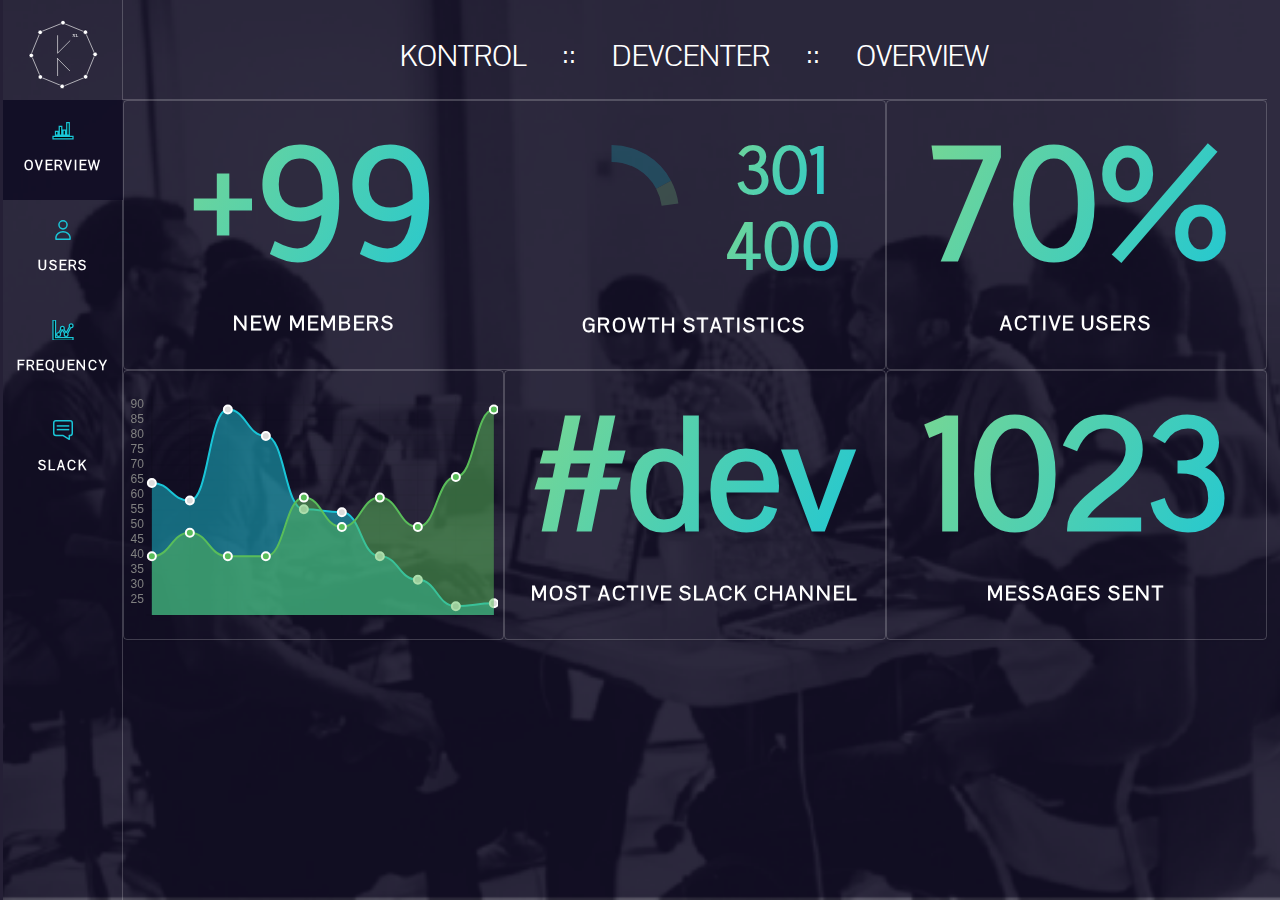
<file: index.html>
<!doctype html>
<html lang="en">
<head>
	<title>Kontrol XL - Overview</title>
	<meta charset="utf-8">
	<meta name="viewport" content="width=device-width, initial-scale=1">
  <meta http-equiv="X-UA-Compatible" content="IE=edge,chrome=1">
  <meta name="description" content="Kontrol XL - data visualization designed with you in mind">
	<link href="assets/css/all.min.css" rel="stylesheet">
</head>

<!-- Body -->
<body>

	<section class="container-fluid" id="index">
		<div class="central-container">
		<nav class="text-center mobile-nav">
			<ul>
				<li>
					<a href="#">OVERVIEW</a>
				</li>
				<li>
					<a href="users.html">USERS</a>
				</li>
				<li>
					<a href="frequency.html">FREQUENCY</a>
				</li>
				<li>
					<a href="slack.html">SLACK</a>
				</li>
			</ul>
		</nav>
		<section class="overview">
		<div class="text-center mobile-header">
			<div class="hamburger">
					<span id="span-first-child"></span>
					<span></span>
					<span></span>
			</div>
			<h2>OVERVIEW</h2>
		</div>
			<nav class=" text-center main-nav">
				<ul>
					<li class="brand">
						<img class="img-responsive"	src="assets/img/kontrolXL.svg" alt="Kontrol XL" />
					</li>
					<li class="active">
						<a href="#">
						<div class="icon-container">
							<svg version="1.1" xmlns="http://www.w3.org/2000/svg" xmlns:xlink="http://www.w3.org/1999/xlink" width="16" height="16" viewBox="0 0 16 16">
							<path fill="#000000" d="M0 13h16v2h-16zM2 9h2v3h-2zM5 5h2v7h-2zM8 8h2v4h-2zM11 2h2v10h-2z"></path>
							</svg>
						</div>
						<p>OVERVIEW</p>
						</a>
					</li>
					<li>
					<a href="users.html">
						<div class="icon-container">
						<svg version="1.1" id="Layer_1" xmlns:sketch="http://www.bohemiancoding.com/sketch/ns"
							 xmlns="http://www.w3.org/2000/svg" xmlns:xlink="http://www.w3.org/1999/xlink" x="0px" y="0px" width="22px" height="27px"
							 viewBox="0 0 22 27" enable-background="new 0 0 22 27" xml:space="preserve">
						<g id="Oval-54-_x2B_-Oval-53-copy" transform="translate(4.000000, 1.000000)" sketch:type="MSLayerGroup">

								<circle id="Oval-54" sketch:type="MSShapeGroup" fill="none" stroke="#1ac6d8" stroke-width="2" stroke-linecap="round" stroke-linejoin="round" cx="7" cy="5.5" r="5.5">
							</circle>

								<path id="Oval-53-copy" sketch:type="MSShapeGroup" fill="none" stroke="#000000" stroke-width="2" stroke-linecap="round" stroke-linejoin="round" d="
								M16.479,22c-0.334-3.91-4.449-7-9.479-7c-5.027,0-9.143,3.09-9.479,7H-2.5v3h19v-3H16.479z"/>
						</g>
						</svg>
						</div>
						<p>USERS</p>
					</a>
					</li>
					<li>
						<a href="frequency.html">
						<div class="icon-container">
							<svg version="1.1" xmlns="http://www.w3.org/2000/svg" xmlns:xlink="http://www.w3.org/1999/xlink" width="16" height="16" viewBox="0 0 16 16">
							<path fill="#000000" d="M2 14h14v2h-16v-16h2zM4.5 13c-0.828 0-1.5-0.672-1.5-1.5s0.672-1.5 1.5-1.5c0.044 0 0.088 0.002 0.131 0.006l1.612-2.687c-0.154-0.235-0.243-0.517-0.243-0.819 0-0.828 0.672-1.5 1.5-1.5s1.5 0.672 1.5 1.5c0 0.302-0.090 0.583-0.243 0.819l1.612 2.687c0.043-0.004 0.087-0.006 0.131-0.006 0.033 0 0.066 0.001 0.099 0.004l2.662-4.658c-0.165-0.241-0.261-0.532-0.261-0.845 0-0.828 0.672-1.5 1.5-1.5s1.5 0.672 1.5 1.5c0 0.828-0.672 1.5-1.5 1.5-0.033 0-0.066-0.001-0.099-0.004l-2.662 4.658c0.165 0.241 0.261 0.532 0.261 0.845 0 0.828-0.672 1.5-1.5 1.5s-1.5-0.672-1.5-1.5c0-0.302 0.090-0.583 0.243-0.819l-1.612-2.687c-0.043 0.004-0.087 0.006-0.131 0.006s-0.088-0.002-0.131-0.006l-1.612 2.687c0.154 0.235 0.243 0.517 0.243 0.819 0 0.828-0.672 1.5-1.5 1.5z"></path>
							</svg>
						</div>
						<p>FREQUENCY</p>
					</a>
					</li>
					<li>
						<a href="slack.html">
						<div class="icon-container">
							<svg class="fill" version="1.1" id="Layer_1" xmlns:sketch="http://www.bohemiancoding.com/sketch/ns"
								 xmlns="http://www.w3.org/2000/svg" xmlns:xlink="http://www.w3.org/1999/xlink" x="0px" y="0px" width="27px" height="27px"
								 viewBox="13.5 0 27 27" enable-background="new 13.5 0 27 27" xml:space="preserve">
							<g>
									<path id="Rectangle-188" sketch:type="MSShapeGroup" fill="none" stroke="white" stroke-width="2" stroke-linecap="round" stroke-linejoin="round" d="
									M27.279,21h-9.788c-1.647,0-2.991-1.341-2.991-2.994V3.994C14.5,2.343,15.839,1,17.491,1h19.018C38.156,1,39.5,2.341,39.5,3.994
									v14.012c0,1.651-1.339,2.994-2.991,2.994H35.5v5L27.279,21z"/>
								<rect id="Rectangle-189" x="18.5" y="7" sketch:type="MSShapeGroup" width="17" height="2">
								</rect>
								<rect id="Rectangle-189-copy" x="18.5" y="12" sketch:type="MSShapeGroup" width="17" height="2">
								</rect>
							</g>
							</svg>
						</div>
						<p>SLACK</p>
					</a>
					</li>
				</ul>
			</nav>
			<section class="container-fluid content">
				<header class="main-header text-center">
					<h2><span>KONTROL</span> :: <span>DEVCENTER</span> :: <span>OVERVIEW</span></h2>
				</header>
				<div class="container-fluid panel">
				<div class="row">
					<div class="col-lg-8 thumbnail">
						<div class="details text-center">
							<div class="row">
										<div class="col-sm-6 length">
											<h1>
												<span class="large">+99</span>
											</h1>
											<p class="desc spaced">NEW MEMBERS</p>
										</div>
										<div class="col-sm-6 circle">
										<div class="row">
										<div class="col-sm-6 small">
											<div id="doughnutChart" class="chart"></div>
										</div>
										<div class="col-sm-6 small">
												<h1>
													<span>301</span>
													<span>400</span>
												</h1>
										</div>
									</div>
									<p class="desc spaced pad">GROWTH STATISTICS</p>
									</div>
							</div>
						</div>
					</div>
					<div class="col-lg-4 thumbnail">
						<div class="details text-center">
							<h1>
								<span class="large">70%</span>
							</h1>
							<p class="desc spaced">ACTIVE USERS</p>
						</div>
					</div>
				</div>
				<div class="row">
					<div class="col-lg-4 thumbnail">
						<div class="details text-center">
							<br />
							<canvas id="canvas" height="230" width="400"></canvas>
						</div>
					</div>
					<div class="col-lg-4 thumbnail">
						<div class="details text-center">
							<h1>
								<span class="large">#dev</span>
							</h1>
							<p class="desc spaced">MOST ACTIVE SLACK CHANNEL</p>
						</div>
					</div>
					<div class="col-lg-4 thumbnail">
						<div class="details text-center">
							<h1>
								<span class="large">1023</span>
							</h1>
							<p class="desc spaced">MESSAGES SENT</p>
						</div>
					</div>
				</div>
			</div>
			</section>
		</section>
		</div>
	</section>


  <!-- Scripts -->
  <script src="assets/js/jquery-2.2.4.min.js"></script>
	<script src="assets/js/Chart.min.js"></script>
  <script src="assets/js/morphext.min.js"></script>
  <script src="assets/js/overview.js"></script>
	<script src="assets/js/kontrol.js"></script>

</body>
</html>
</file>
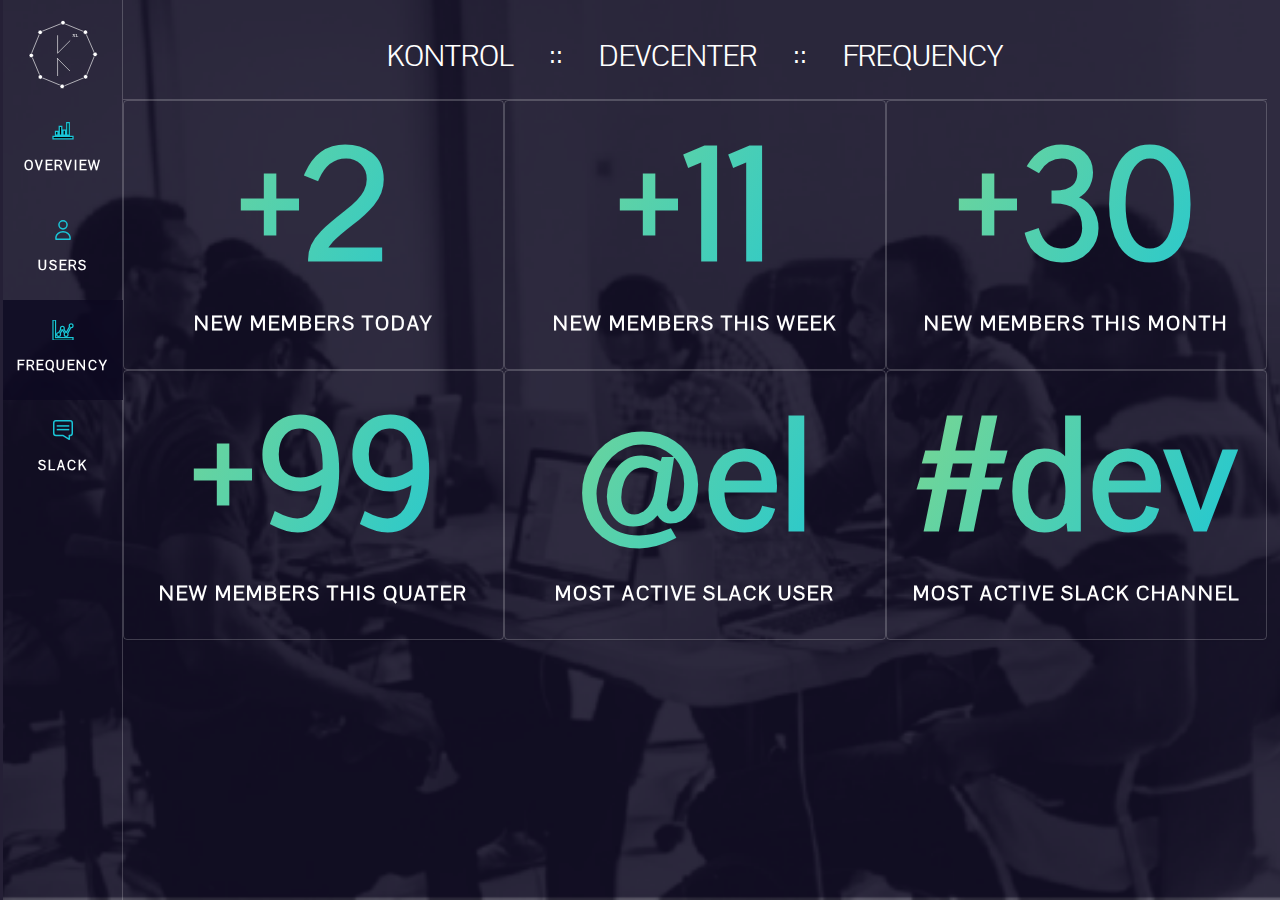
<file: frequency.html>
<!doctype html>
<html lang="en">
<head>
	<title>Kontrol XL - Frequency</title>
	<meta charset="utf-8">
	<meta name="viewport" content="width=device-width, initial-scale=1">
  <meta http-equiv="X-UA-Compatible" content="IE=edge,chrome=1">
  <meta name="description" content="Kontrol XL - data visualization designed with you in mind">
	<link href="assets/css/all.min.css" rel="stylesheet">
</head>

<!-- Body -->
<body>
	<section class="container-fluid" id="users">
		<div class="central-container">
		<nav class="text-center mobile-nav">
			<ul>
				<li>
					<a href="index.html">OVERVIEW</a>
				</li>
				<li>
					<a href="users.html">USERS</a>
				</li>
				<li>
					<a href="#">FREQUENCY</a>
				</li>
				<li>
					<a href="slack.html">SLACK</a>
				</li>
			</ul>
		</nav>
		<section class="overview">
			<div class="text-center mobile-header">
				<div class="hamburger">
						<span id="span-first-child"></span>
						<span></span>
						<span></span>
				</div>
				<h2>FREQUENCY</h2>
			</div>
			<nav class=" text-center main-nav">
				<ul>
					<li class="brand">
						<img class="img-responsive"	src="assets/img/kontrolXL.svg" alt="Kontrol XL" />
					</li>
					<li>
						<a href="index.html">
						<div class="icon-container">
							<svg version="1.1" xmlns="http://www.w3.org/2000/svg" xmlns:xlink="http://www.w3.org/1999/xlink" width="16" height="16" viewBox="0 0 16 16">
							<path fill="#000000" d="M0 13h16v2h-16zM2 9h2v3h-2zM5 5h2v7h-2zM8 8h2v4h-2zM11 2h2v10h-2z"></path>
							</svg>
						</div>
						<p>OVERVIEW</p>
						</a>
					</li>
					<li>
					<a href="users.html">
						<div class="icon-container">
						<svg version="1.1" id="Layer_1" xmlns:sketch="http://www.bohemiancoding.com/sketch/ns"
							 xmlns="http://www.w3.org/2000/svg" xmlns:xlink="http://www.w3.org/1999/xlink" x="0px" y="0px" width="22px" height="27px"
							 viewBox="0 0 22 27" enable-background="new 0 0 22 27" xml:space="preserve">
						<g id="Oval-54-_x2B_-Oval-53-copy" transform="translate(4.000000, 1.000000)" sketch:type="MSLayerGroup">

								<circle id="Oval-54" sketch:type="MSShapeGroup" fill="none" stroke="#1ac6d8" stroke-width="2" stroke-linecap="round" stroke-linejoin="round" cx="7" cy="5.5" r="5.5">
							</circle>

								<path id="Oval-53-copy" sketch:type="MSShapeGroup" fill="none" stroke="#000000" stroke-width="2" stroke-linecap="round" stroke-linejoin="round" d="
								M16.479,22c-0.334-3.91-4.449-7-9.479-7c-5.027,0-9.143,3.09-9.479,7H-2.5v3h19v-3H16.479z"/>
						</g>
						</svg>
						</div>
						<p>USERS</p>
					</a>
					</li>
					<li class="active">
						<a href="#">
						<div class="icon-container">
							<svg version="1.1" xmlns="http://www.w3.org/2000/svg" xmlns:xlink="http://www.w3.org/1999/xlink" width="16" height="16" viewBox="0 0 16 16">
							<path fill="#000000" d="M2 14h14v2h-16v-16h2zM4.5 13c-0.828 0-1.5-0.672-1.5-1.5s0.672-1.5 1.5-1.5c0.044 0 0.088 0.002 0.131 0.006l1.612-2.687c-0.154-0.235-0.243-0.517-0.243-0.819 0-0.828 0.672-1.5 1.5-1.5s1.5 0.672 1.5 1.5c0 0.302-0.090 0.583-0.243 0.819l1.612 2.687c0.043-0.004 0.087-0.006 0.131-0.006 0.033 0 0.066 0.001 0.099 0.004l2.662-4.658c-0.165-0.241-0.261-0.532-0.261-0.845 0-0.828 0.672-1.5 1.5-1.5s1.5 0.672 1.5 1.5c0 0.828-0.672 1.5-1.5 1.5-0.033 0-0.066-0.001-0.099-0.004l-2.662 4.658c0.165 0.241 0.261 0.532 0.261 0.845 0 0.828-0.672 1.5-1.5 1.5s-1.5-0.672-1.5-1.5c0-0.302 0.090-0.583 0.243-0.819l-1.612-2.687c-0.043 0.004-0.087 0.006-0.131 0.006s-0.088-0.002-0.131-0.006l-1.612 2.687c0.154 0.235 0.243 0.517 0.243 0.819 0 0.828-0.672 1.5-1.5 1.5z"></path>
							</svg>
						</div>
						<p>FREQUENCY</p>
					</a>
					</li>
					<li>
						<a href="slack.html">
						<div class="icon-container">
							<svg class="fill" version="1.1" id="Layer_1" xmlns:sketch="http://www.bohemiancoding.com/sketch/ns"
								 xmlns="http://www.w3.org/2000/svg" xmlns:xlink="http://www.w3.org/1999/xlink" x="0px" y="0px" width="27px" height="27px"
								 viewBox="13.5 0 27 27" enable-background="new 13.5 0 27 27" xml:space="preserve">
							<g>
									<path id="Rectangle-188" sketch:type="MSShapeGroup" fill="none" stroke="white" stroke-width="2" stroke-linecap="round" stroke-linejoin="round" d="
									M27.279,21h-9.788c-1.647,0-2.991-1.341-2.991-2.994V3.994C14.5,2.343,15.839,1,17.491,1h19.018C38.156,1,39.5,2.341,39.5,3.994
									v14.012c0,1.651-1.339,2.994-2.991,2.994H35.5v5L27.279,21z"/>
								<rect id="Rectangle-189" x="18.5" y="7" sketch:type="MSShapeGroup" width="17" height="2">
								</rect>
								<rect id="Rectangle-189-copy" x="18.5" y="12" sketch:type="MSShapeGroup" width="17" height="2">
								</rect>
							</g>
							</svg>
						</div>
						<p>SLACK</p>
					</a>
					</li>
				</ul>
			</nav>
			<section class="container-fluid content">
				<header class="main-header text-center">
					<h2><span>KONTROL</span> :: <span>DEVCENTER</span> :: <span>FREQUENCY</span></h2>
				</header>
				<div class="container-fluid panel">
				<div class="row">
					<div class="col-lg-4 thumbnail">
						<div class="details text-center">
							<h1>
								<span class="large">+2</span>
							</h1>
							<p class="desc spaced">NEW MEMBERS TODAY</p>
						</div>
					</div>
					<div class="col-lg-4 thumbnail">
						<div class="details text-center">
							<h1>
								<span class="large blue">+11</span>
							</h1>
							<p class="desc spaced">NEW MEMBERS THIS WEEK</p>
						</div>
					</div>
					<div class="col-lg-4 thumbnail">
						<div class="details text-center">
							<h1>
								<span class="large green">+30</span>
							</h1>
							<p class="desc spaced">NEW MEMBERS THIS MONTH</p>
						</div>
					</div>
				</div>
				<div class="row">
					<div class="col-lg-4 thumbnail">
						<div class="details text-center">
							<h1>
								<span class="large">+99</span>
							</h1>
							<p class="desc spaced">NEW MEMBERS THIS QUATER</p>
						</div>
					</div>
					<div class="col-lg-4 thumbnail">
						<div class="details text-center">
							<h1>
								<span class="large blue">@el</span>
							</h1>
							<p class="desc spaced">MOST ACTIVE SLACK USER</p>
						</div>
					</div>
					<div class="col-lg-4 thumbnail">
						<div class="details text-center">
							<h1>
								<span class="large green">#dev</span>
							</h1>
							<p class="desc spaced">MOST ACTIVE SLACK CHANNEL</p>
						</div>
					</div>
				</div>
				</div>
			</section>
		</section>
	</div>
	</section>


  <!-- Scripts -->
  <script src="assets/js/jquery-2.2.4.min.js"></script>
	<script src="assets/js/kontrol.js"></script>

</body>
</html>
</file>
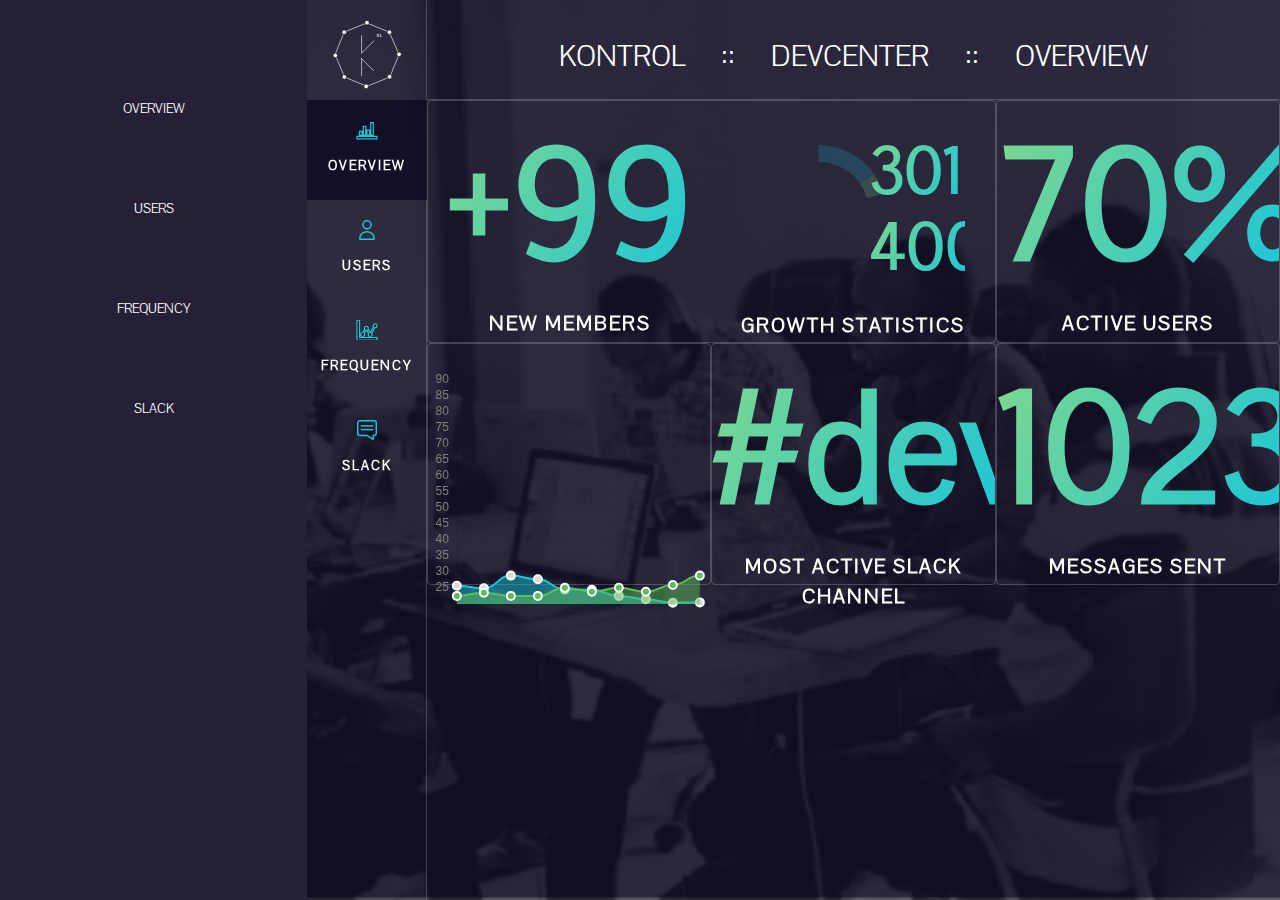
<file: overview.html>
<!doctype html>
<html lang="en">
<head>
	<title>Kontrol XL - Overview</title>
	<meta charset="utf-8">
	<meta name="viewport" content="width=device-width, initial-scale=1">
  <meta http-equiv="X-UA-Compatible" content="IE=edge,chrome=1">
  <meta name="description" content="Kontrol XL - data visualization designed with you in mind">
	<link href="assets/css/all.min.css" rel="stylesheet">
</head>

<!-- Body -->
<body>
	<nav class="text-center mobile-nav">
		<ul>
			<li>
				<a href="overview.html">OVERVIEW</a>
			</li>
			<li>
				<a href="users.html">USERS</a>
			</li>
			<li>
				<a href="frequency.html">FREQUENCY</a>
			</li>
			<li>
				<a href="slack.html">SLACK</a>
			</li>
		</ul>
	</nav>
	<section class="container-fluid" id="index">
		<section class="overview">

			<nav class=" text-center main-nav">
				<ul>
					<li class="brand">
						<img class="img-responsive"	src="assets/img/kontrolXL.svg" alt="Kontrol XL" />
					</li>
					<li class="active">
						<a href="#">
						<div class="icon-container">
							<svg version="1.1" xmlns="http://www.w3.org/2000/svg" xmlns:xlink="http://www.w3.org/1999/xlink" width="16" height="16" viewBox="0 0 16 16">
							<path fill="#000000" d="M0 13h16v2h-16zM2 9h2v3h-2zM5 5h2v7h-2zM8 8h2v4h-2zM11 2h2v10h-2z"></path>
							</svg>
						</div>
						<p>OVERVIEW</p>
						</a>
					</li>
					<li>
					<a href="users.html">
						<div class="icon-container">
						<svg version="1.1" id="Layer_1" xmlns:sketch="http://www.bohemiancoding.com/sketch/ns"
							 xmlns="http://www.w3.org/2000/svg" xmlns:xlink="http://www.w3.org/1999/xlink" x="0px" y="0px" width="22px" height="27px"
							 viewBox="0 0 22 27" enable-background="new 0 0 22 27" xml:space="preserve">
						<g id="Oval-54-_x2B_-Oval-53-copy" transform="translate(4.000000, 1.000000)" sketch:type="MSLayerGroup">

								<circle id="Oval-54" sketch:type="MSShapeGroup" fill="none" stroke="#1ac6d8" stroke-width="2" stroke-linecap="round" stroke-linejoin="round" cx="7" cy="5.5" r="5.5">
							</circle>

								<path id="Oval-53-copy" sketch:type="MSShapeGroup" fill="none" stroke="#000000" stroke-width="2" stroke-linecap="round" stroke-linejoin="round" d="
								M16.479,22c-0.334-3.91-4.449-7-9.479-7c-5.027,0-9.143,3.09-9.479,7H-2.5v3h19v-3H16.479z"/>
						</g>
						</svg>
						</div>
						<p>USERS</p>
					</a>
					</li>
					<li>
						<a href="frequency.html">
						<div class="icon-container">
							<svg version="1.1" xmlns="http://www.w3.org/2000/svg" xmlns:xlink="http://www.w3.org/1999/xlink" width="16" height="16" viewBox="0 0 16 16">
							<path fill="#000000" d="M2 14h14v2h-16v-16h2zM4.5 13c-0.828 0-1.5-0.672-1.5-1.5s0.672-1.5 1.5-1.5c0.044 0 0.088 0.002 0.131 0.006l1.612-2.687c-0.154-0.235-0.243-0.517-0.243-0.819 0-0.828 0.672-1.5 1.5-1.5s1.5 0.672 1.5 1.5c0 0.302-0.090 0.583-0.243 0.819l1.612 2.687c0.043-0.004 0.087-0.006 0.131-0.006 0.033 0 0.066 0.001 0.099 0.004l2.662-4.658c-0.165-0.241-0.261-0.532-0.261-0.845 0-0.828 0.672-1.5 1.5-1.5s1.5 0.672 1.5 1.5c0 0.828-0.672 1.5-1.5 1.5-0.033 0-0.066-0.001-0.099-0.004l-2.662 4.658c0.165 0.241 0.261 0.532 0.261 0.845 0 0.828-0.672 1.5-1.5 1.5s-1.5-0.672-1.5-1.5c0-0.302 0.090-0.583 0.243-0.819l-1.612-2.687c-0.043 0.004-0.087 0.006-0.131 0.006s-0.088-0.002-0.131-0.006l-1.612 2.687c0.154 0.235 0.243 0.517 0.243 0.819 0 0.828-0.672 1.5-1.5 1.5z"></path>
							</svg>
						</div>
						<p>FREQUENCY</p>
					</a>
					</li>
					<li>
						<a href="slack.html">
						<div class="icon-container">
							<svg class="fill" version="1.1" id="Layer_1" xmlns:sketch="http://www.bohemiancoding.com/sketch/ns"
								 xmlns="http://www.w3.org/2000/svg" xmlns:xlink="http://www.w3.org/1999/xlink" x="0px" y="0px" width="27px" height="27px"
								 viewBox="13.5 0 27 27" enable-background="new 13.5 0 27 27" xml:space="preserve">
							<g>
									<path id="Rectangle-188" sketch:type="MSShapeGroup" fill="none" stroke="white" stroke-width="2" stroke-linecap="round" stroke-linejoin="round" d="
									M27.279,21h-9.788c-1.647,0-2.991-1.341-2.991-2.994V3.994C14.5,2.343,15.839,1,17.491,1h19.018C38.156,1,39.5,2.341,39.5,3.994
									v14.012c0,1.651-1.339,2.994-2.991,2.994H35.5v5L27.279,21z"/>
								<rect id="Rectangle-189" x="18.5" y="7" sketch:type="MSShapeGroup" width="17" height="2">
								</rect>
								<rect id="Rectangle-189-copy" x="18.5" y="12" sketch:type="MSShapeGroup" width="17" height="2">
								</rect>
							</g>
							</svg>
						</div>
						<p>SLACK</p>
					</a>
					</li>
				</ul>
			</nav>
			<section class="container-fluid content">
				<header class="main-header text-center">
					<h2><span>KONTROL</span> :: <span>DEVCENTER</span> :: <span>OVERVIEW</span></h2>
				</header>
				<div class="container-fluid panel">
				<div class="row">
					<div class="col-lg-8 thumbnail">
						<div class="details text-center">
							<div class="row">
										<div class="col-sm-6 length">
											<h1>
												<span class="large">+99</span>
											</h1>
											<p class="desc spaced">NEW MEMBERS</p>
										</div>
										<div class="col-sm-6 circle">
										<div class="row">
										<div class="col-sm-6 small">
											<div id="doughnutChart" class="chart"></div>
										</div>
										<div class="col-sm-6 small">
												<h1>
													<span>301</span>
													<span>400</span>
												</h1>
										</div>
									</div>
									<p class="desc spaced pad">GROWTH STATISTICS</p>
									</div>
							</div>
						</div>
					</div>
					<div class="col-lg-4 thumbnail">
						<div class="details text-center">
							<h1>
								<span class="large">70%</span>
							</h1>
							<p class="desc spaced">ACTIVE USERS</p>
						</div>
					</div>
				</div>
				<div class="row">
					<div class="col-lg-4 thumbnail">
						<div class="details text-center">
							<br />
							<canvas id="canvas" height="230" width="400"></canvas>
						</div>
					</div>
					<div class="col-lg-4 thumbnail">
						<div class="details text-center">
							<h1>
								<span class="large">#dev</span>
							</h1>
							<p class="desc spaced">MOST ACTIVE SLACK CHANNEL</p>
						</div>
					</div>
					<div class="col-lg-4 thumbnail">
						<div class="details text-center">
							<h1>
								<span class="large">1023</span>
							</h1>
							<p class="desc spaced">MESSAGES SENT</p>
						</div>
					</div>
				</div>
			</div>
			</section>
		</section>

	</section>


  <!-- Scripts -->
  <script src="assets/js/jquery-2.2.4.min.js"></script>
	<script src="assets/js/Chart.min.js"></script>
  <script src="assets/js/morphext.min.js"></script>
  <script src="assets/js/overview.js"></script>
	<script src="assets/js/kontrol.js"></script>

</body>
</html>
</file>
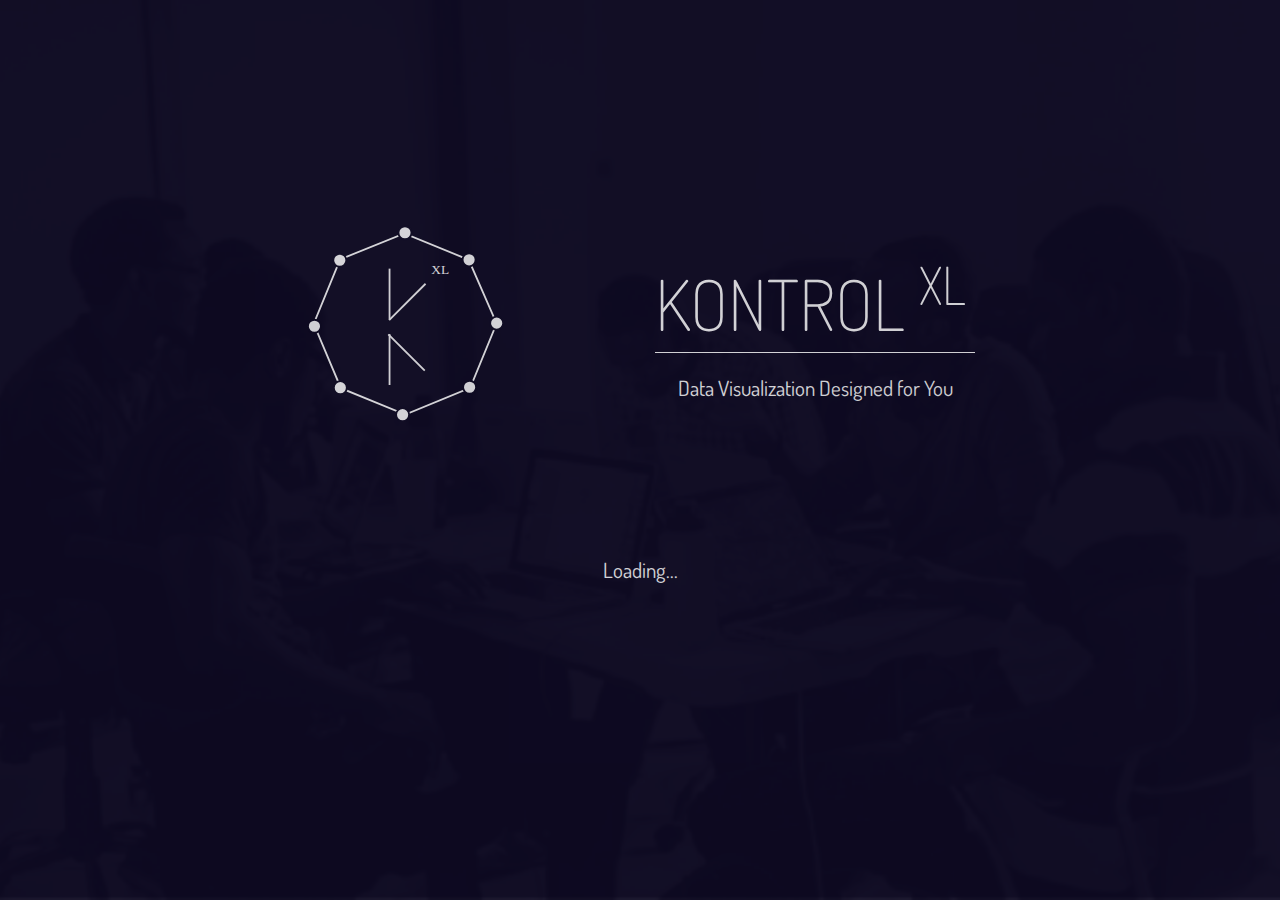
<file: preloader.html>
<!doctype html>
<html lang="en">
<head>
	<title>Kontrol XL</title>
	<meta charset="utf-8">
	<meta name="viewport" content="width=device-width, initial-scale=1">
  <meta http-equiv="X-UA-Compatible" content="IE=edge,chrome=1">
  <meta name="description" content="Kontrol XL - data visualization designed with you in mind">
	<link href="assets/css/all.min.css" rel="stylesheet">
</head>

<!-- Body -->
<body>
	<section class="container-fluid" id="preloader">
		<div class="container-fluid loader">
			<div class="container center-div">
				<div class="row">
					<div class="col-sm-6 img-container">
						<img class="img-responsive" src="assets/img/kontrolXL.svg" alt="Kontrol XL" />
					</div>
					<div class="col-sm-6">
						<h1>KONTROL <sup>XL</sup></h1>
						<p class="text-center">Data Visualization Designed for You</p>
					</div>
				</div>
				<br /><br /><br /><br /><br /><br />
				<p class="text-center"><span id="js-rotating">Loading... | Fetching your data... | Computing data... | Normalizing... | Preparing your control panel.. | Doing some other awesome stuff...</span></p>
			</div>

		</div>
	</section>


  <!-- Scripts -->
  <script src="assets/js/jquery-2.2.4.min.js"></script>
  <script src="assets/js/morphext.min.js"></script>
	<script src="assets/js/kontrol.js"></script>
	<script>
	// one time events
  // index - ajax -overview request
  var index = $('#preloader')

	//fadeIn effect
  index.fadeIn(1000)

  index.on('ajax/loader', function(){
    function load (){
      $('html').load('overview.html')
    }
    setTimeout(load, 5000)
  })

  index.trigger('ajax/loader')

	//flashing text on index
  $("#js-rotating").Morphext({
    animation: "flash",
    separator: "|",
    speed: 3000
  })

	</script>

</body>
</html>
</file>
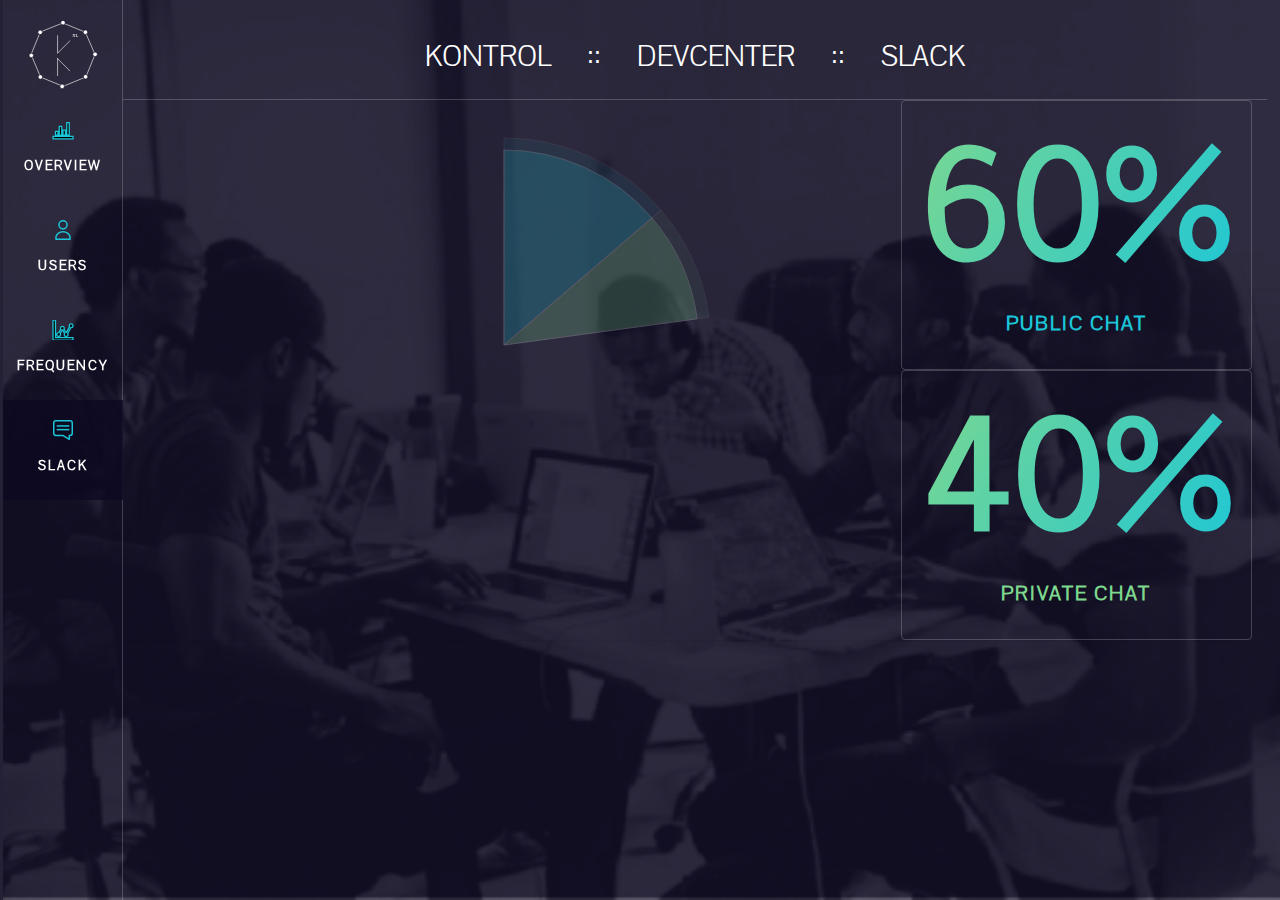
<file: slack.html>
<!doctype html>
<html lang="en">
<head>
	<title>Kontrol XL - Slack</title>
	<meta charset="utf-8">
	<meta name="viewport" content="width=device-width, initial-scale=1">
  <meta http-equiv="X-UA-Compatible" content="IE=edge,chrome=1">
  <meta name="description" content="Kontrol XL - data visualization designed with you in mind">
	<link href="assets/css/all.min.css" rel="stylesheet">
</head>

<!-- Body -->
<body>
	<section class="container-fluid" id="users">
		<div class="central-container">
		<nav class="text-center mobile-nav">
			<ul>
				<li>
					<a href="index.html">OVERVIEW</a>
				</li>
				<li>
					<a href="users.html">USERS</a>
				</li>
				<li>
					<a href="frequency.html">FREQUENCY</a>
				</li>
				<li>
					<a href="#">SLACK</a>
				</li>
			</ul>
		</nav>
		<section class="overview">
			<div class="text-center mobile-header">
				<div class="hamburger">
						<span id="span-first-child"></span>
						<span></span>
						<span></span>
				</div>
				<h2>SLACK</h2>
			</div>
			<nav class=" text-center main-nav">
				<ul>
					<li class="brand">
						<img class="img-responsive"	src="assets/img/kontrolXL.svg" alt="Kontrol XL" />
					</li>
					<li>
						<a href="index.html">
						<div class="icon-container">
							<svg version="1.1" xmlns="http://www.w3.org/2000/svg" xmlns:xlink="http://www.w3.org/1999/xlink" width="16" height="16" viewBox="0 0 16 16">
							<path fill="#000000" d="M0 13h16v2h-16zM2 9h2v3h-2zM5 5h2v7h-2zM8 8h2v4h-2zM11 2h2v10h-2z"></path>
							</svg>
						</div>
						<p>OVERVIEW</p>
						</a>
					</li>
					<li>
					<a href="users.html">
						<div class="icon-container">
						<svg version="1.1" id="Layer_1" xmlns:sketch="http://www.bohemiancoding.com/sketch/ns"
							 xmlns="http://www.w3.org/2000/svg" xmlns:xlink="http://www.w3.org/1999/xlink" x="0px" y="0px" width="22px" height="27px"
							 viewBox="0 0 22 27" enable-background="new 0 0 22 27" xml:space="preserve">
						<g id="Oval-54-_x2B_-Oval-53-copy" transform="translate(4.000000, 1.000000)" sketch:type="MSLayerGroup">

								<circle id="Oval-54" sketch:type="MSShapeGroup" fill="none" stroke="#1ac6d8" stroke-width="2" stroke-linecap="round" stroke-linejoin="round" cx="7" cy="5.5" r="5.5">
							</circle>

								<path id="Oval-53-copy" sketch:type="MSShapeGroup" fill="none" stroke="#000000" stroke-width="2" stroke-linecap="round" stroke-linejoin="round" d="
								M16.479,22c-0.334-3.91-4.449-7-9.479-7c-5.027,0-9.143,3.09-9.479,7H-2.5v3h19v-3H16.479z"/>
						</g>
						</svg>
						</div>
						<p>USERS</p>
					</a>
					</li>
					<li>
						<a href="frequency.html">
						<div class="icon-container">
							<svg version="1.1" xmlns="http://www.w3.org/2000/svg" xmlns:xlink="http://www.w3.org/1999/xlink" width="16" height="16" viewBox="0 0 16 16">
							<path fill="#000000" d="M2 14h14v2h-16v-16h2zM4.5 13c-0.828 0-1.5-0.672-1.5-1.5s0.672-1.5 1.5-1.5c0.044 0 0.088 0.002 0.131 0.006l1.612-2.687c-0.154-0.235-0.243-0.517-0.243-0.819 0-0.828 0.672-1.5 1.5-1.5s1.5 0.672 1.5 1.5c0 0.302-0.090 0.583-0.243 0.819l1.612 2.687c0.043-0.004 0.087-0.006 0.131-0.006 0.033 0 0.066 0.001 0.099 0.004l2.662-4.658c-0.165-0.241-0.261-0.532-0.261-0.845 0-0.828 0.672-1.5 1.5-1.5s1.5 0.672 1.5 1.5c0 0.828-0.672 1.5-1.5 1.5-0.033 0-0.066-0.001-0.099-0.004l-2.662 4.658c0.165 0.241 0.261 0.532 0.261 0.845 0 0.828-0.672 1.5-1.5 1.5s-1.5-0.672-1.5-1.5c0-0.302 0.090-0.583 0.243-0.819l-1.612-2.687c-0.043 0.004-0.087 0.006-0.131 0.006s-0.088-0.002-0.131-0.006l-1.612 2.687c0.154 0.235 0.243 0.517 0.243 0.819 0 0.828-0.672 1.5-1.5 1.5z"></path>
							</svg>
						</div>
						<p>FREQUENCY</p>
					</a>
					</li>
					<li class="active">
						<a href="#">
						<div class="icon-container">
							<svg class="fill" version="1.1" id="Layer_1" xmlns:sketch="http://www.bohemiancoding.com/sketch/ns"
								 xmlns="http://www.w3.org/2000/svg" xmlns:xlink="http://www.w3.org/1999/xlink" x="0px" y="0px" width="27px" height="27px"
								 viewBox="13.5 0 27 27" enable-background="new 13.5 0 27 27" xml:space="preserve">
							<g>
									<path id="Rectangle-188" sketch:type="MSShapeGroup" fill="none" stroke="white" stroke-width="2" stroke-linecap="round" stroke-linejoin="round" d="
									M27.279,21h-9.788c-1.647,0-2.991-1.341-2.991-2.994V3.994C14.5,2.343,15.839,1,17.491,1h19.018C38.156,1,39.5,2.341,39.5,3.994
									v14.012c0,1.651-1.339,2.994-2.991,2.994H35.5v5L27.279,21z"/>
								<rect id="Rectangle-189" x="18.5" y="7" sketch:type="MSShapeGroup" width="17" height="2">
								</rect>
								<rect id="Rectangle-189-copy" x="18.5" y="12" sketch:type="MSShapeGroup" width="17" height="2">
								</rect>
							</g>
							</svg>
						</div>
						<p>SLACK</p>
					</a>
					</li>
				</ul>
			</nav>
			<section class="container-fluid content">
				<header class="main-header text-center">
					<h2><span>KONTROL</span> :: <span>DEVCENTER</span> :: <span>SLACK</span></h2>
				</header>
				<div class="container-fluid panel">
				<div class="row">
					<div class="col-lg-8">
						<div class="details text-center">
							<div id="pieChart" class="chart"></div>
						</div>
					</div>
					<div class="col-lg-4">
						<div class="row">
							<div class="col-lg-12 thumbnail">
								<div class="details text-center">
									<h1>
										<span class="large">60%</span>
									</h1>
									<p class="desc spaced blue">PUBLIC CHAT</p>
								</div>
							</div>
						</div>
						<div class="row">
							<div class="col-lg-12 thumbnail">
								<div class="details text-center">
									<h1>
										<span class="large">40%</span>
									</h1>
									<p class="desc spaced green">PRIVATE CHAT</p>
								</div>
							</div>
						</div>
					</div>
				</div>
				</div>
			</section>
		</section>
	</div>
	</section>


  <!-- Scripts -->
  <script src="assets/js/jquery-2.2.4.min.js"></script>
	<script src="assets/js/slack.js"></script>
	<script src="assets/js/kontrol.js"></script>
</body>
</html>
</file>
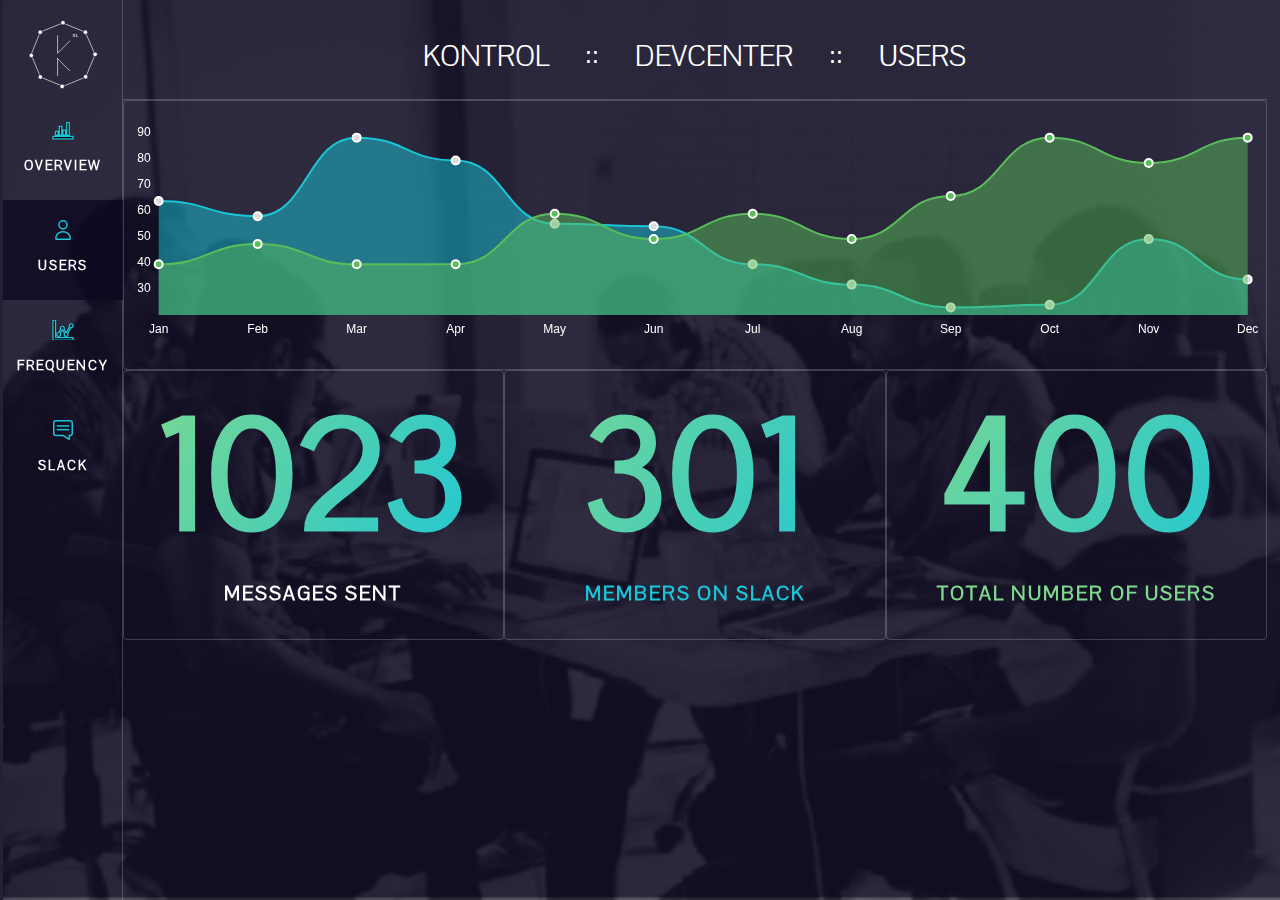
<file: users.html>
<!doctype html>
<html lang="en">
<head>
	<title>Kontrol XL - Users</title>
	<meta charset="utf-8">
	<meta name="viewport" content="width=device-width, initial-scale=1">
  <meta http-equiv="X-UA-Compatible" content="IE=edge,chrome=1">
  <meta name="description" content="Kontrol XL - data visualization designed with you in mind">
	<link href="assets/css/all.min.css" rel="stylesheet">
</head>

<!-- Body -->
<body>
	<section class="container-fluid" id="users">
		<div class="central-container">
		<nav class="text-center mobile-nav">
			<ul>
				<li>
					<a href="index.html">OVERVIEW</a>
				</li>
				<li>
					<a href="#">USERS</a>
				</li>
				<li>
					<a href="frequency.html">FREQUENCY</a>
				</li>
				<li>
					<a href="slack.html">SLACK</a>
				</li>
			</ul>
		</nav>
		<section class="overview">
			<div class="text-center mobile-header">
				<div class="hamburger">
						<span id="span-first-child"></span>
						<span></span>
						<span></span>
				</div>
				<h2>USERS</h2>
			</div>
			<nav class=" text-center main-nav">
				<ul>
					<li class="brand">
						<img class="img-responsive"	src="assets/img/kontrolXL.svg" alt="Kontrol XL" />
					</li>
					<li>
						<a href="index.html">
						<div class="icon-container">
							<svg version="1.1" xmlns="http://www.w3.org/2000/svg" xmlns:xlink="http://www.w3.org/1999/xlink" width="16" height="16" viewBox="0 0 16 16">
							<path fill="#000000" d="M0 13h16v2h-16zM2 9h2v3h-2zM5 5h2v7h-2zM8 8h2v4h-2zM11 2h2v10h-2z"></path>
							</svg>
						</div>
						<p>OVERVIEW</p>
						</a>
					</li>
					<li class="active">
					<a href="#">
						<div class="icon-container">
						<svg version="1.1" id="Layer_1" xmlns:sketch="http://www.bohemiancoding.com/sketch/ns"
							 xmlns="http://www.w3.org/2000/svg" xmlns:xlink="http://www.w3.org/1999/xlink" x="0px" y="0px" width="22px" height="27px"
							 viewBox="0 0 22 27" enable-background="new 0 0 22 27" xml:space="preserve">
						<g id="Oval-54-_x2B_-Oval-53-copy" transform="translate(4.000000, 1.000000)" sketch:type="MSLayerGroup">

								<circle id="Oval-54" sketch:type="MSShapeGroup" fill="none" stroke="#1ac6d8" stroke-width="2" stroke-linecap="round" stroke-linejoin="round" cx="7" cy="5.5" r="5.5">
							</circle>

								<path id="Oval-53-copy" sketch:type="MSShapeGroup" fill="none" stroke="#000000" stroke-width="2" stroke-linecap="round" stroke-linejoin="round" d="
								M16.479,22c-0.334-3.91-4.449-7-9.479-7c-5.027,0-9.143,3.09-9.479,7H-2.5v3h19v-3H16.479z"/>
						</g>
						</svg>
						</div>
						<p>USERS</p>
					</a>
					</li>
					<li>
						<a href="frequency.html">
						<div class="icon-container">
							<svg version="1.1" xmlns="http://www.w3.org/2000/svg" xmlns:xlink="http://www.w3.org/1999/xlink" width="16" height="16" viewBox="0 0 16 16">
							<path fill="#000000" d="M2 14h14v2h-16v-16h2zM4.5 13c-0.828 0-1.5-0.672-1.5-1.5s0.672-1.5 1.5-1.5c0.044 0 0.088 0.002 0.131 0.006l1.612-2.687c-0.154-0.235-0.243-0.517-0.243-0.819 0-0.828 0.672-1.5 1.5-1.5s1.5 0.672 1.5 1.5c0 0.302-0.090 0.583-0.243 0.819l1.612 2.687c0.043-0.004 0.087-0.006 0.131-0.006 0.033 0 0.066 0.001 0.099 0.004l2.662-4.658c-0.165-0.241-0.261-0.532-0.261-0.845 0-0.828 0.672-1.5 1.5-1.5s1.5 0.672 1.5 1.5c0 0.828-0.672 1.5-1.5 1.5-0.033 0-0.066-0.001-0.099-0.004l-2.662 4.658c0.165 0.241 0.261 0.532 0.261 0.845 0 0.828-0.672 1.5-1.5 1.5s-1.5-0.672-1.5-1.5c0-0.302 0.090-0.583 0.243-0.819l-1.612-2.687c-0.043 0.004-0.087 0.006-0.131 0.006s-0.088-0.002-0.131-0.006l-1.612 2.687c0.154 0.235 0.243 0.517 0.243 0.819 0 0.828-0.672 1.5-1.5 1.5z"></path>
							</svg>
						</div>
						<p>FREQUENCY</p>
					</a>
					</li>
					<li>
						<a href="slack.html">
						<div class="icon-container">
							<svg class="fill" version="1.1" id="Layer_1" xmlns:sketch="http://www.bohemiancoding.com/sketch/ns"
								 xmlns="http://www.w3.org/2000/svg" xmlns:xlink="http://www.w3.org/1999/xlink" x="0px" y="0px" width="27px" height="27px"
								 viewBox="13.5 0 27 27" enable-background="new 13.5 0 27 27" xml:space="preserve">
							<g>
									<path id="Rectangle-188" sketch:type="MSShapeGroup" fill="none" stroke="white" stroke-width="2" stroke-linecap="round" stroke-linejoin="round" d="
									M27.279,21h-9.788c-1.647,0-2.991-1.341-2.991-2.994V3.994C14.5,2.343,15.839,1,17.491,1h19.018C38.156,1,39.5,2.341,39.5,3.994
									v14.012c0,1.651-1.339,2.994-2.991,2.994H35.5v5L27.279,21z"/>
								<rect id="Rectangle-189" x="18.5" y="7" sketch:type="MSShapeGroup" width="17" height="2">
								</rect>
								<rect id="Rectangle-189-copy" x="18.5" y="12" sketch:type="MSShapeGroup" width="17" height="2">
								</rect>
							</g>
							</svg>
						</div>
						<p>SLACK</p>
					</a>
					</li>
				</ul>
			</nav>
			<section class="container-fluid content">
				<header class="main-header text-center">
					<h2><span>KONTROL</span> :: <span>DEVCENTER</span> :: <span>USERS</span></h2>
				</header>
				<div class="container-fluid panel">
				<div class="row">
					<div class="col-xs-12 thumbnail">
						<div class="details text-center">
							<br />
							<canvas id="canvas" height="200" width="1900"></canvas>
						</div>
					</div>
				</div>
				<div class="row">
					<div class="col-lg-4 thumbnail">
						<div class="details text-center">
							<h1>
								<span class="large">1023</span>
							</h1>
							<p class="desc spaced">MESSAGES SENT</p>
						</div>
					</div>
					<div class="col-lg-4 thumbnail">
						<div class="details text-center">
							<h1>
								<span class="large blue">301</span>
							</h1>
							<p class="desc spaced blue">MEMBERS ON SLACK</p>
						</div>
					</div>
					<div class="col-lg-4 thumbnail">
						<div class="details text-center">
							<h1>
								<span class="large green" style="color: red;">400</span>
							</h1>
							<p class="desc spaced green">TOTAL NUMBER OF USERS</p>
						</div>
					</div>
				</div>
				</div>
			</section>
		</section>
	</div>
	</section>


  <!-- Scripts -->
  <script src="assets/js/jquery-2.2.4.min.js"></script>
	<script src="assets/js/Chart.min.js"></script>
	<script src="assets/js/users.js"></script>
	<script src="assets/js/kontrol.js"></script>
</body>
</html>
</file>
